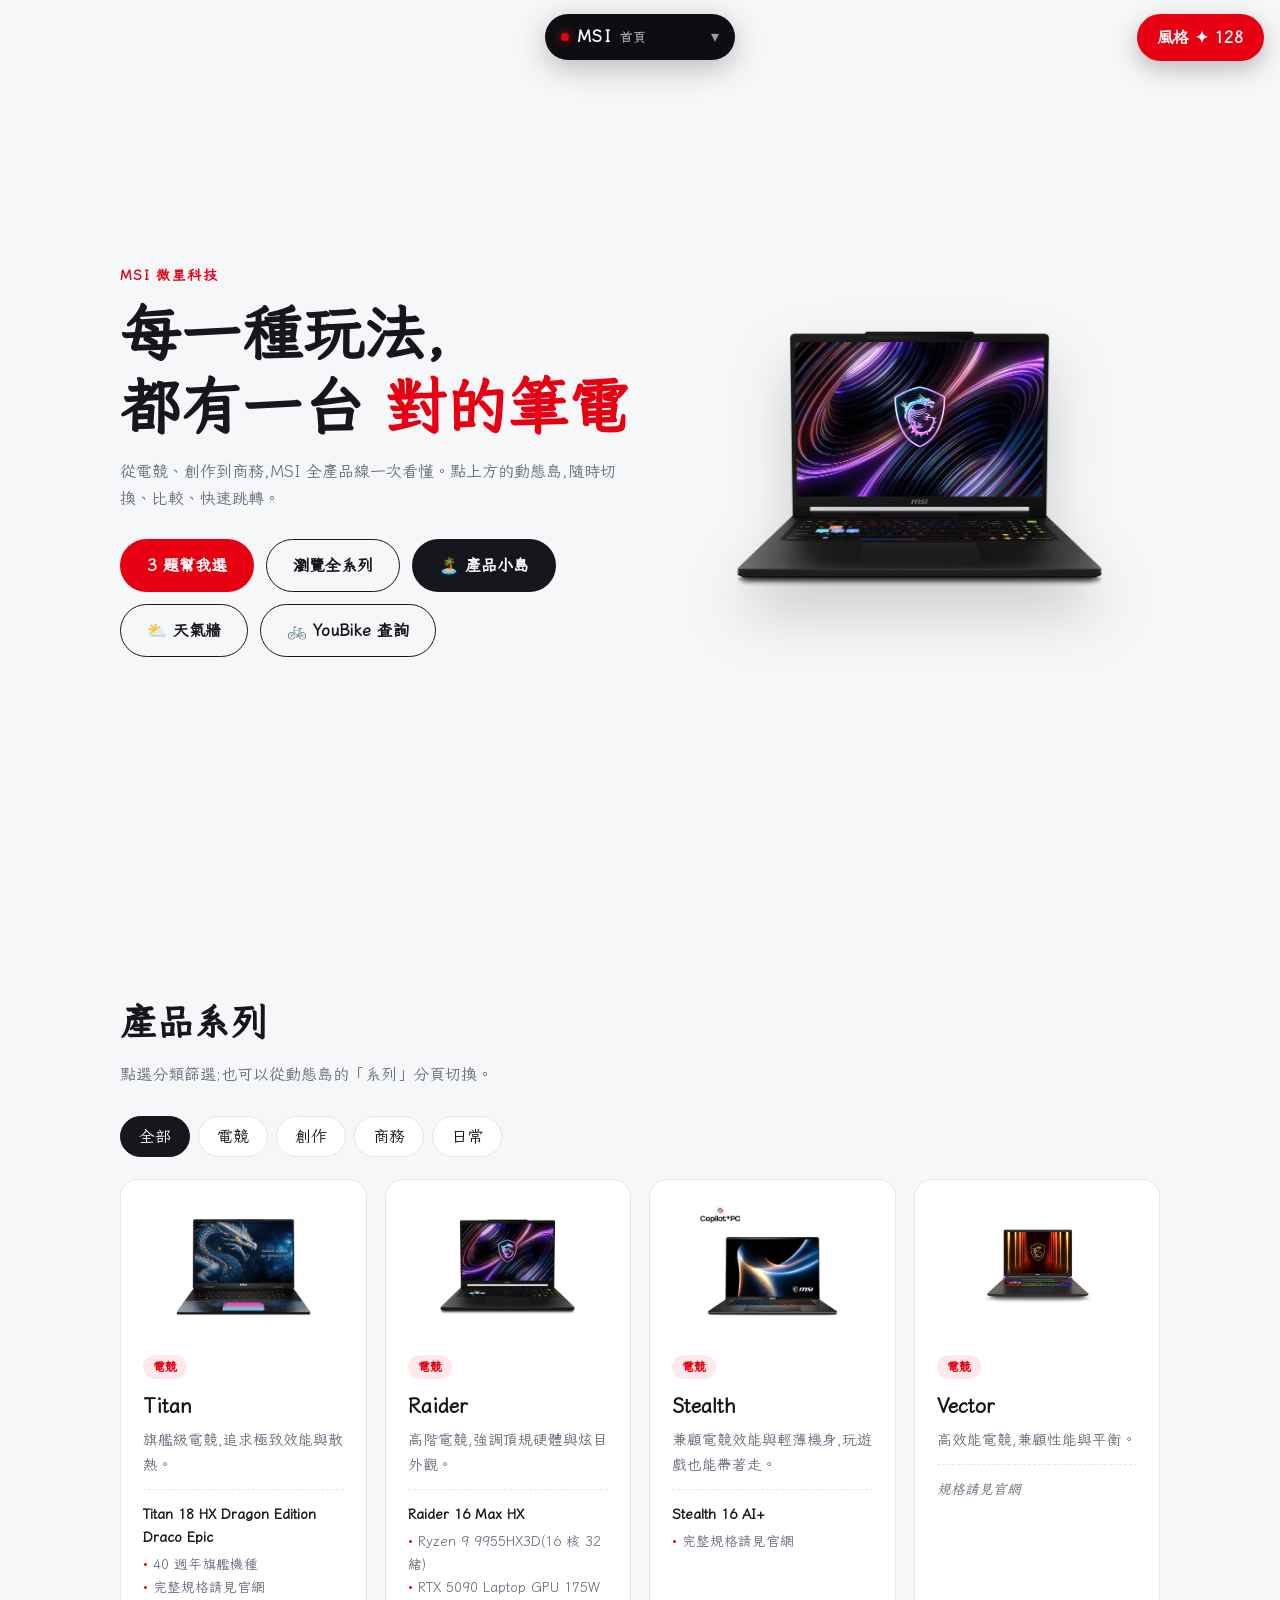
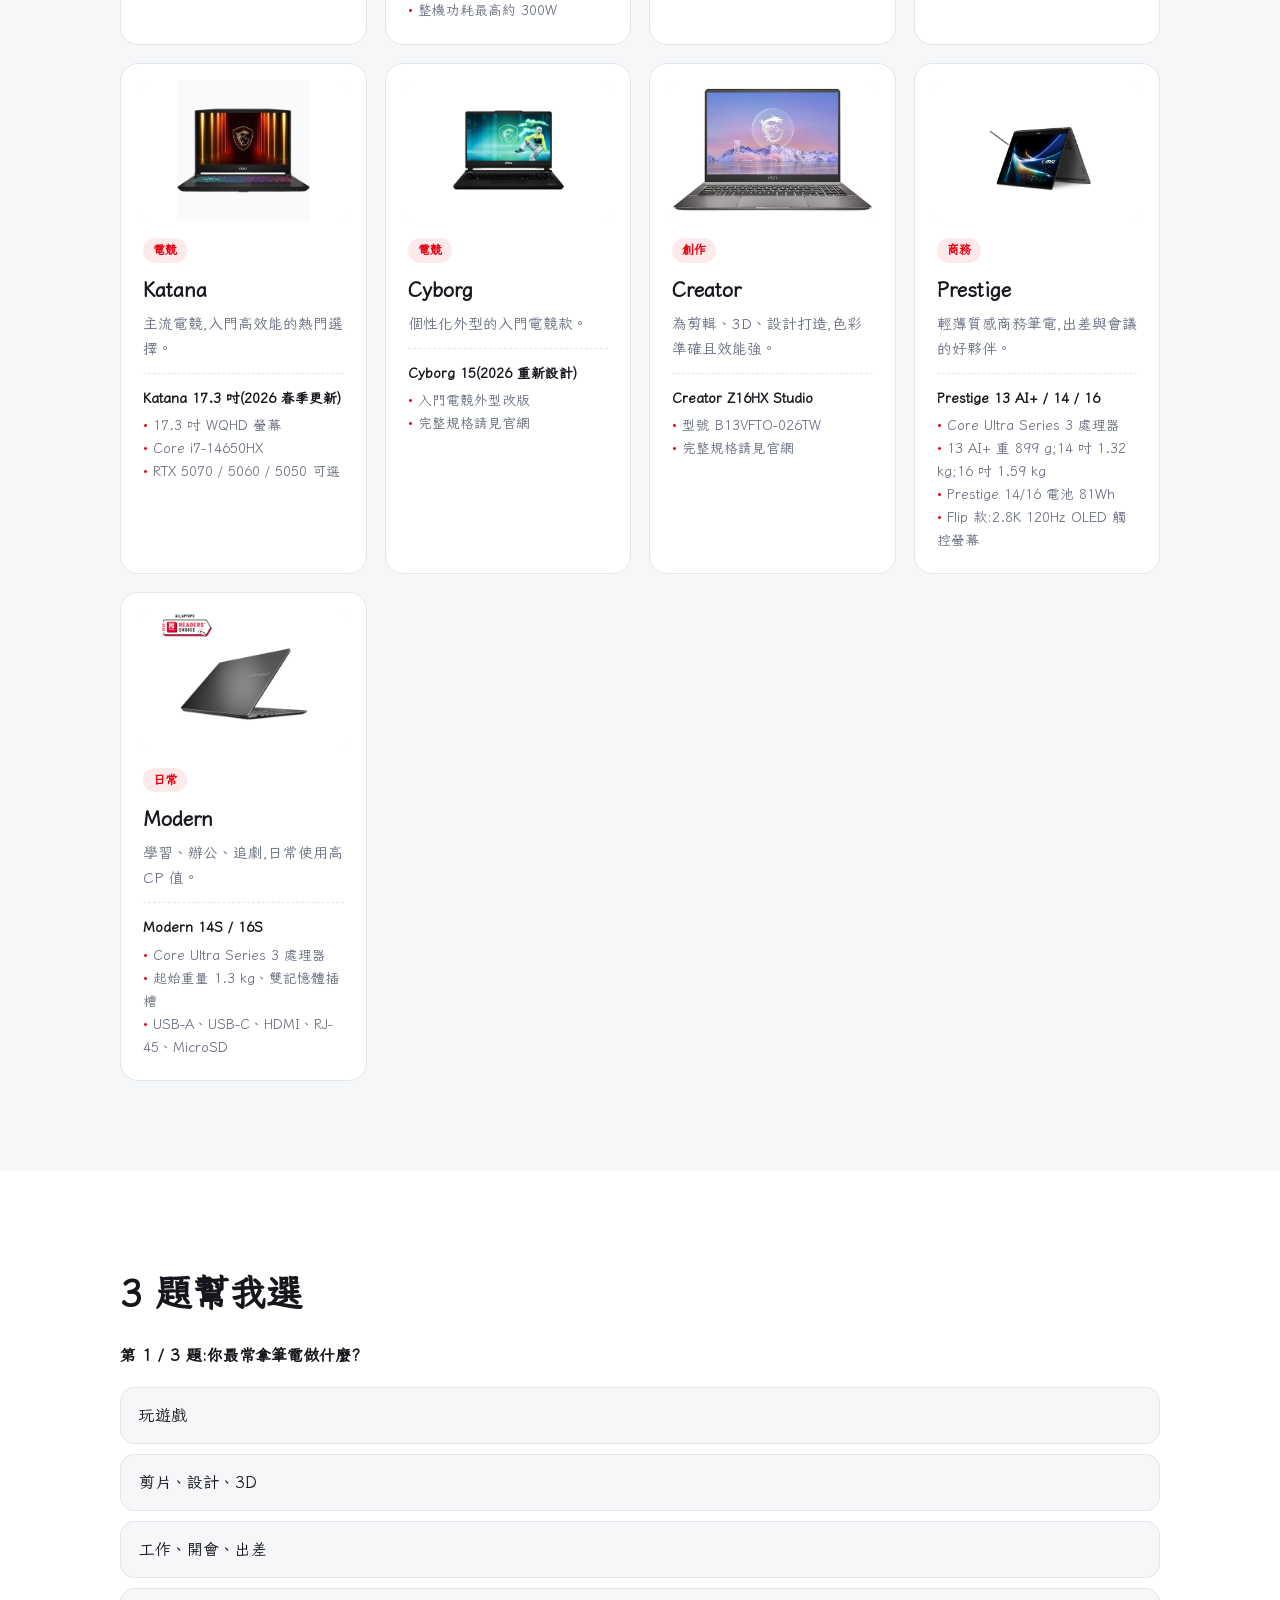
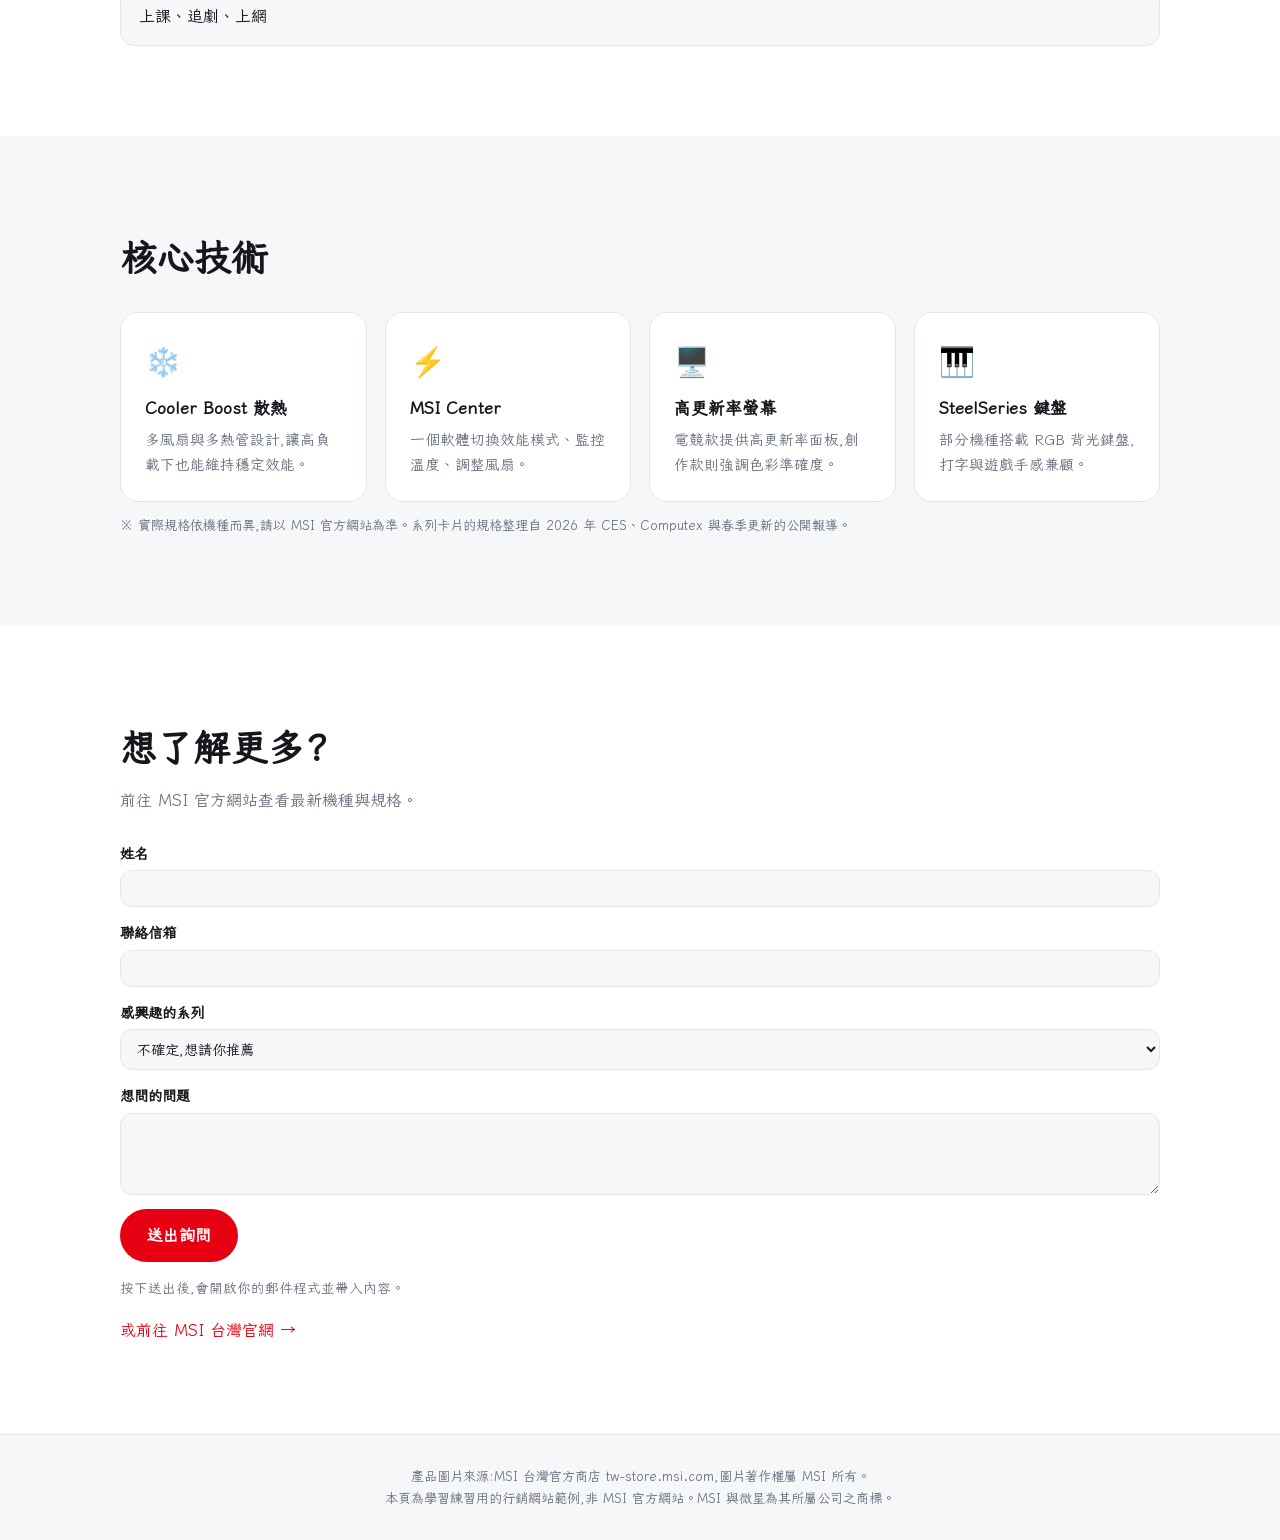
<file: index.html>
<!DOCTYPE html>
<html lang="zh-Hant">
<head>
  <meta charset="UTF-8">
  <meta name="viewport" content="width=device-width, initial-scale=1">
  <title>MSI 微星筆電 行銷動態島</title>
  <meta name="description" content="MSI 微星筆電全產品線導覽:電競、創作者、商務、日常,一個動態島帶你找到適合的筆電。">
  <link rel="preconnect" href="https://fonts.googleapis.com">
  <link rel="preconnect" href="https://fonts.gstatic.com" crossorigin>
  <link rel="stylesheet" href="https://fonts.googleapis.com/css2?family=Iansui&family=Klee+One:wght@400;600&display=swap">
  <link rel="stylesheet" href="css/style.css">
</head>
<body>

  <!-- ============ 動態島 ============ -->
  <div class="island-wrap">
    <div class="island" id="island" data-mode="idle" role="navigation" aria-label="動態島導覽">

      <!-- 收合狀態 -->
      <button class="island-idle" id="islandIdle" aria-label="展開選單">
        <span class="dot"></span>
        <span class="idle-brand">MSI</span>
        <span class="idle-section" id="idleSection">首頁</span>
        <span class="idle-chevron">▾</span>
      </button>

      <!-- 展開:選單 / 系列 / 比較 / 通知 -->
      <div class="island-panel" id="islandPanel">
        <div class="tabs" role="tablist">
          <button class="tab is-active" data-tab="nav" role="tab">導覽</button>
          <button class="tab" data-tab="series" role="tab">系列</button>
          <button class="tab" data-tab="compare" role="tab">比較</button>
          <button class="tab-close" id="islandClose" aria-label="收合">✕</button>
        </div>

        <div class="pane is-active" data-pane="nav">
          <a href="#home" class="nav-link">首頁</a>
          <a href="#series" class="nav-link">產品系列</a>
          <a href="#finder" class="nav-link">幫我選</a>
          <a href="#features" class="nav-link">核心技術</a>
          <a href="#contact" class="nav-link">聯絡</a>
          <a href="island/" class="nav-link">產品小島</a>
          <a href="weather/" class="nav-link">天氣牆</a>
          <a href="youbike/" class="nav-link">YouBike 查詢</a>
        </div>

        <div class="pane" data-pane="series">
          <div class="chips" id="islandChips"></div>
          <p class="mini-desc" id="islandSeriesDesc"></p>
          <a href="#series" class="mini-go" id="islandSeriesGo">看這個系列 →</a>
        </div>

        <div class="pane" data-pane="compare">
          <div class="cmp-pick">
            <select id="cmpA" aria-label="系列 A"></select>
            <span>vs</span>
            <select id="cmpB" aria-label="系列 B"></select>
          </div>
          <div id="cmpBars" class="cmp-bars"></div>
        </div>
      </div>

      <!-- 通知 -->
      <div class="island-notice" id="islandNotice">
        <span class="notice-icon">🔔</span>
        <span class="notice-text" id="noticeText"></span>
      </div>
    </div>
  </div>

  <!-- ============ 首頁 Hero ============ -->
  <header class="hero section" id="home" data-name="首頁">
    <div class="hero-text">
      <p class="eyebrow">MSI 微星科技</p>
      <h1>每一種玩法,<br>都有一台 <em>對的筆電</em></h1>
      <p class="lead">從電競、創作到商務,MSI 全產品線一次看懂。點上方的動態島,隨時切換、比較、快速跳轉。</p>
      <div class="hero-actions">
        <a class="btn btn-primary" href="#finder">3 題幫我選</a>
        <a class="btn btn-ghost" href="#series">瀏覽全系列</a>
        <a class="btn btn-island" href="island/">🏝️ 產品小島</a>
        <a class="btn btn-ghost" href="weather/">⛅ 天氣牆</a>
        <a class="btn btn-ghost" href="youbike/">🚲 YouBike 查詢</a>
      </div>
    </div>
    <div class="hero-visual">
      <!-- 純 SVG 筆電。之後可換成 images/hero-laptop.png -->
      <svg viewBox="0 0 400 260" class="laptop-svg" role="img" aria-label="筆電示意圖">
        <defs>
          <linearGradient id="scr" x1="0" y1="0" x2="1" y2="1">
            <stop offset="0" stop-color="#1a1d24"/><stop offset="1" stop-color="#e60012"/>
          </linearGradient>
        </defs>
        <rect x="60" y="20" width="280" height="175" rx="12" fill="#2b2f38"/>
        <rect x="70" y="30" width="260" height="155" rx="6" fill="url(#scr)"/>
        <path d="M150 140 L200 70 L250 140 L225 140 L200 105 L175 140Z" fill="#fff" opacity=".9"/>
        <path d="M20 205 H380 L360 228 Q358 232 352 232 H48 Q42 232 40 228Z" fill="#c9ced6"/>
        <rect x="165" y="205" width="70" height="6" rx="3" fill="#9aa1ad"/>
      </svg>
      <!-- 放入 images/hero-laptop.png 就會自動取代上面的 SVG -->
      <img src="images/hero-laptop.png" alt="MSI 筆電" class="hero-photo" onload="this.previousElementSibling.style.display='none'; this.style.display='block'" onerror="this.remove()">
    </div>
  </header>

  <main>
    <!-- ============ 產品系列 ============ -->
    <section class="section" id="series" data-name="產品系列">
      <h2>產品系列</h2>
      <p class="section-sub">點選分類篩選;也可以從動態島的「系列」分頁切換。</p>
      <div class="filter" id="filter"></div>
      <div class="cards" id="cards"></div>
    </section>

    <!-- ============ 幫我選 ============ -->
    <section class="section alt" id="finder" data-name="幫我選">
      <h2>3 題幫我選</h2>
      <div class="quiz" id="quiz"></div>
    </section>

    <!-- ============ 核心技術 ============ -->
    <section class="section" id="features" data-name="核心技術">
      <h2>核心技術</h2>
      <div class="features">
        <article class="feature">
          <div class="f-icon">❄️</div>
          <h3>Cooler Boost 散熱</h3>
          <p>多風扇與多熱管設計,讓高負載下也能維持穩定效能。</p>
        </article>
        <article class="feature">
          <div class="f-icon">⚡</div>
          <h3>MSI Center</h3>
          <p>一個軟體切換效能模式、監控溫度、調整風扇。</p>
        </article>
        <article class="feature">
          <div class="f-icon">🖥️</div>
          <h3>高更新率螢幕</h3>
          <p>電競款提供高更新率面板,創作款則強調色彩準確度。</p>
        </article>
        <article class="feature">
          <div class="f-icon">🎹</div>
          <h3>SteelSeries 鍵盤</h3>
          <p>部分機種搭載 RGB 背光鍵盤,打字與遊戲手感兼顧。</p>
        </article>
      </div>
      <p class="note">※ 實際規格依機種而異,請以 MSI 官方網站為準。系列卡片的規格整理自 2026 年 CES、Computex 與春季更新的公開報導。</p>
    </section>

    <!-- ============ 聯絡 ============ -->
    <section class="section alt" id="contact" data-name="聯絡">
      <h2>想了解更多?</h2>
      <p class="section-sub">前往 MSI 官方網站查看最新機種與規格。</p>
      <form class="contact-form" id="contactForm">
        <label>姓名<input name="name" required autocomplete="name"></label>
        <label>聯絡信箱<input name="email" type="email" required autocomplete="email"></label>
        <label>感興趣的系列<select name="topic" id="topic"></select></label>
        <label>想問的問題<textarea name="message" rows="4" required></textarea></label>
        <button class="btn btn-primary" type="submit">送出詢問</button>
        <p class="form-hint" id="formHint">按下送出後,會開啟你的郵件程式並帶入內容。</p>
      </form>
      <p class="official-link"><a href="https://tw.msi.com/" target="_blank" rel="noopener">或前往 MSI 台灣官網 →</a></p>
    </section>
  </main>

  <footer class="footer">
    <p>產品圖片來源:MSI 台灣官方商店 tw-store.msi.com,圖片著作權屬 MSI 所有。</p>
    <p>本頁為學習練習用的行銷網站範例,非 MSI 官方網站。MSI 與微星為其所屬公司之商標。</p>
  </footer>

  <script src="js/main.js"></script>
  <script type="module" src="js/styles.js"></script>
</body>
</html>
</file>
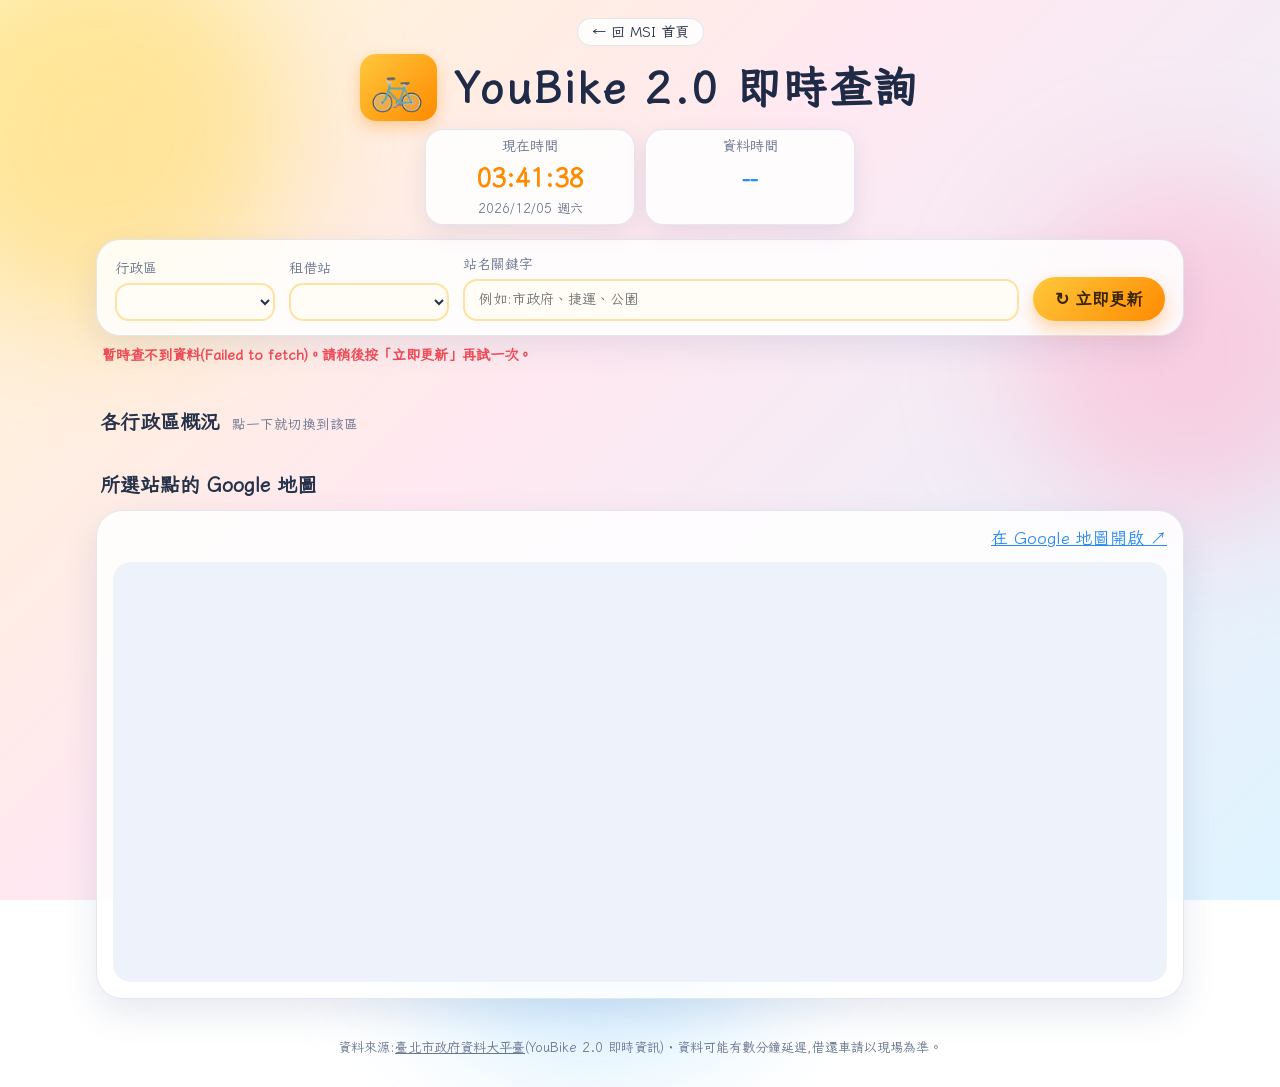
<file: youbike/index.html>
<!DOCTYPE html>
<html lang="zh-Hant">
<head>
  <meta charset="UTF-8">
  <meta name="viewport" content="width=device-width, initial-scale=1">
  <title>YouBike 2.0 即時查詢</title>
  <meta name="description" content="隨時查詢台北市各 YouBike 2.0 租借站剩幾台車、還有幾個空位。">
  <link rel="preconnect" href="https://fonts.googleapis.com">
  <link rel="preconnect" href="https://fonts.gstatic.com" crossorigin>
  <link rel="stylesheet" href="https://fonts.googleapis.com/css2?family=Iansui&family=Klee+One:wght@400;600&display=swap">
  <link rel="stylesheet" href="css/youbike.css">
</head>
<body>
  <div class="blobs" aria-hidden="true"><i></i><i></i><i></i></div>

  <header class="top">
    <a class="back" href="../">← 回 MSI 首頁</a>
    <h1><span class="logo">🚲</span> YouBike 2.0 即時查詢</h1>
    <div class="times" role="group" aria-label="時間">
      <div class="time-card"><small>現在時間</small><b id="now">--:--:--</b><span id="today"></span></div>
      <div class="time-card data"><small>資料時間</small><b id="dataTime">--</b><span id="ago"></span></div>
    </div>
  </header>

  <main>
    <section class="picker" aria-label="選擇租借站">
      <label>行政區
        <select id="area"></select>
      </label>
      <label>租借站
        <select id="station"></select>
      </label>
      <label class="grow">站名關鍵字
        <input id="kw" type="search" placeholder="例如:市政府、捷運、公園" autocomplete="off">
      </label>
      <button id="refresh" class="refresh" type="button"><span class="spin">↻</span> 立即更新</button>
    </section>
    <p id="status" class="status" role="status">載入中…</p>

    <section id="detail" class="detail" aria-live="polite"></section>

    <section class="summary" id="summary" aria-label="全市概況"></section>

    <h2 class="sec">各行政區概況<small>點一下就切換到該區</small></h2>
    <section class="areas" id="areas"></section>

    <h2 class="sec">所選站點的 Google 地圖</h2>
    <section class="mapbox">
      <div class="map-head"><b id="mapTitle"></b><a id="mapLink" href="#" target="_blank" rel="noopener">在 Google 地圖開啟 ↗</a></div>
      <iframe id="map" title="YouBike 租借站 Google 地圖" loading="lazy" referrerpolicy="no-referrer-when-downgrade" allowfullscreen></iframe>
    </section>
  </main>

  <footer class="foot">資料來源:<a href="https://data.taipei/" target="_blank" rel="noopener">臺北市政府資料大平臺</a>(YouBike 2.0 即時資訊)・資料可能有數分鐘延遲,借還車請以現場為準。</footer>

  <script type="module" src="js/youbike.js?v=1"></script>
  <noscript>此頁需要 JavaScript 才能查詢 YouBike。</noscript>
</body>
</html>
</file>
<file: css/style.css>
:root {
  --bg: #f6f7f9;
  --bg-alt: #ffffff;
  --text: #15171c;
  --muted: #6a7080;
  --red: #e60012;
  --red-soft: #fde8ea;
  --line: #e3e6ec;
  --island-bg: #0d0e11;
  --island-text: #ffffff;
  --on-red: #ffffff;
  --radius: 18px;
  --ease: cubic-bezier(.32, .72, 0, 1);
}

* { box-sizing: border-box; margin: 0; padding: 0; }
html { scroll-behavior: smooth; scroll-padding-top: 90px; }
body {
  font-family: "Iansui", "Klee One", "Ma Shan Zheng", "Kaiti TC", "DFKai-SB", "標楷體", cursive, sans-serif;
  background: var(--bg);
  color: var(--text);
  line-height: 1.7;
}
a { color: inherit; text-decoration: none; }
button, select { font: inherit; color: inherit; }

/* ---------- 動態島 ---------- */
.island-wrap {
  position: fixed; top: 14px; left: 0; right: 0;
  display: flex; justify-content: center;
  z-index: 100; pointer-events: none;
}
.island {
  pointer-events: auto;
  background: var(--island-bg);
  color: var(--island-text);
  border-radius: 28px;
  width: 190px; height: 46px;
  overflow: hidden;
  box-shadow: 0 8px 30px rgba(0, 0, 0, .25);
  transition: width .5s var(--ease), height .5s var(--ease), border-radius .5s var(--ease);
  position: relative;
}
.island[data-mode="open"]   { width: min(440px, calc(100vw - 24px)); height: 250px; border-radius: 30px; }
.island[data-mode="notice"] { width: min(360px, calc(100vw - 24px)); height: 54px; }

.island-idle {
  position: absolute; inset: 0;
  display: flex; align-items: center; gap: 8px;
  padding: 0 16px; background: none; border: 0; cursor: pointer;
  transition: opacity .25s;
}
.island-idle .dot { width: 8px; height: 8px; border-radius: 50%; background: var(--red); box-shadow: 0 0 8px var(--red); }
.idle-brand { font-weight: 800; letter-spacing: .08em; }
.idle-section { flex: 1; text-align: left; font-size: .85rem; opacity: .7; white-space: nowrap; overflow: hidden; text-overflow: ellipsis; }
.idle-chevron { opacity: .6; }
.island:not([data-mode="idle"]) .island-idle { opacity: 0; pointer-events: none; }

.island-panel {
  position: absolute; inset: 0; padding: 14px 16px;
  opacity: 0; pointer-events: none;
  transition: opacity .25s;
}
.island[data-mode="open"] .island-panel { opacity: 1; pointer-events: auto; transition-delay: .15s; }

.tabs { display: flex; gap: 6px; margin-bottom: 12px; align-items: center; }
.tab {
  background: rgba(255,255,255,.08); border: 0; border-radius: 999px;
  padding: 5px 14px; cursor: pointer; font-size: .85rem;
}
.tab.is-active { background: var(--red); }
.tab-close { margin-left: auto; background: none; border: 0; cursor: pointer; opacity: .6; font-size: 1rem; }
.tab-close:hover { opacity: 1; }

.pane { display: none; }
.pane.is-active { display: block; animation: fadeUp .35s var(--ease); }
@keyframes fadeUp { from { opacity: 0; transform: translateY(6px); } to { opacity: 1; transform: none; } }

.pane[data-pane="nav"].is-active { display: grid; grid-template-columns: 1fr 1fr; gap: 8px; }
.nav-link {
  background: rgba(255,255,255,.07); border-radius: 14px;
  padding: 12px 14px; transition: background .2s;
}
.nav-link:hover { background: var(--red); }

.chips { display: flex; flex-wrap: wrap; gap: 6px; margin-bottom: 10px; }
.chip {
  background: rgba(255,255,255,.08); border: 0; border-radius: 999px;
  padding: 4px 12px; cursor: pointer; font-size: .82rem;
}
.chip.is-active { background: #fff; color: #000; }
.mini-desc { font-size: .88rem; opacity: .85; min-height: 3.4em; }
.mini-go { display: inline-block; margin-top: 6px; color: #ff6b76; font-size: .88rem; }

.cmp-pick { display: flex; align-items: center; gap: 8px; margin-bottom: 10px; }
.cmp-pick select {
  flex: 1; background: rgba(255,255,255,.1); border: 0; border-radius: 10px;
  padding: 6px 8px; color: #fff;
}
.cmp-pick option { color: #000; }
.cmp-row { display: grid; grid-template-columns: 44px 1fr; align-items: center; gap: 8px; font-size: .78rem; margin-bottom: 5px; }
.bar { position: relative; height: 6px; background: rgba(255,255,255,.1); border-radius: 3px; }
.bar i { position: absolute; left: 0; height: 3px; border-radius: 3px; transition: width .5s var(--ease); }
.bar i.a { top: 0; background: var(--red); }
.bar i.b { bottom: 0; background: #7cc4ff; }

.island-notice {
  position: absolute; inset: 0; display: flex; align-items: center; gap: 10px;
  padding: 0 18px; font-size: .88rem; opacity: 0; pointer-events: none; transition: opacity .3s;
}
.island[data-mode="notice"] .island-notice { opacity: 1; transition-delay: .15s; }
.island[data-mode="notice"] .island-idle { opacity: 0; }

/* ---------- 版面 ---------- */
.section { max-width: 1080px; margin: 0 auto; padding: 90px 20px; }
.section.alt { max-width: none; background: var(--bg-alt); }
.section.alt > * { max-width: 1040px; margin-left: auto; margin-right: auto; }
h2 { font-size: clamp(1.7rem, 4vw, 2.3rem); margin-bottom: 8px; }
.section-sub { color: var(--muted); margin-bottom: 28px; }

.hero {
  display: grid; grid-template-columns: 1.1fr 1fr; align-items: center; gap: 30px;
  min-height: 100vh; padding-top: 110px;
}
.eyebrow { color: var(--red); font-weight: 700; letter-spacing: .1em; font-size: .85rem; }
h1 { font-size: clamp(2.2rem, 6vw, 3.8rem); line-height: 1.2; margin: 10px 0 16px; }
h1 em { font-style: normal; color: var(--red); }
.lead { color: var(--muted); max-width: 32em; margin-bottom: 26px; }
.hero-actions { display: flex; gap: 12px; flex-wrap: wrap; }
.btn {
  display: inline-block; padding: 12px 26px; border-radius: 999px;
  font-weight: 600; border: 1.5px solid transparent; cursor: pointer;
  transition: transform .2s, box-shadow .2s;
}
.btn:hover { transform: translateY(-2px); box-shadow: 0 8px 20px rgba(0,0,0,.12); }
.btn-primary { background: var(--red); color: var(--on-red); }
.btn-ghost { border-color: var(--text); }
.btn-island { background: var(--text); color: var(--bg-alt); }
.laptop-svg { width: 100%; filter: drop-shadow(0 30px 30px rgba(0,0,0,.18)); animation: float 5s ease-in-out infinite; }
@keyframes float { 50% { transform: translateY(-10px); } }

/* ---------- 系列卡片 ---------- */
.filter { display: flex; gap: 8px; flex-wrap: wrap; margin-bottom: 22px; }
.filter button {
  background: var(--bg-alt); border: 1px solid var(--line); border-radius: 999px;
  padding: 6px 18px; cursor: pointer; transition: all .2s;
}
.filter button.is-active { background: var(--text); color: var(--bg-alt); border-color: var(--text); }
.cards { display: grid; grid-template-columns: repeat(auto-fill, minmax(240px, 1fr)); gap: 18px; }
.card {
  background: var(--bg-alt); border: 1px solid var(--line); border-radius: var(--radius);
  padding: 22px; transition: transform .25s, box-shadow .25s, border-color .25s;
}
.card:hover { transform: translateY(-4px); box-shadow: 0 14px 30px rgba(0,0,0,.08); }
.card.is-focus { border-color: var(--red); box-shadow: 0 0 0 3px var(--red-soft); }
.card .tag { display: inline-block; background: var(--red-soft); color: var(--red); font-size: .75rem; padding: 2px 10px; border-radius: 999px; font-weight: 600; }
.card h3 { margin: 10px 0 4px; font-size: 1.25rem; }
.card p { color: var(--muted); font-size: .92rem; }
.card.hide { display: none; }

.hero-photo { display: none; width: 100%; height: auto; filter: drop-shadow(0 30px 30px rgba(0,0,0,.18)); }
.thumb { position: relative; aspect-ratio: 3 / 2; margin: -6px -6px 14px; background: var(--bg); border-radius: 12px; overflow: hidden; display: grid; place-items: center; }
.thumb svg { width: 60%; }
.thumb img { position: absolute; inset: 0; width: 100%; height: 100%; object-fit: contain; background: #fff; }
.specs { margin-top: 12px; padding-top: 12px; border-top: 1px dashed var(--line); font-size: .85rem; }
.specs strong { display: block; margin-bottom: 4px; }
.specs ul { list-style: none; color: var(--muted); }
.specs li::before { content: "• "; color: var(--red); }
.card .spec-none { font-size: .85rem; font-style: italic; }

/* ---------- 聯絡表單 ---------- */
.contact-form { display: grid; gap: 14px; max-width: 520px; margin-top: 10px; }
.contact-form label { display: grid; gap: 4px; font-weight: 600; font-size: .9rem; }
.contact-form input, .contact-form select, .contact-form textarea {
  font-weight: 400; padding: 10px 12px; border: 1.5px solid var(--line);
  border-radius: 12px; background: var(--bg); width: 100%;
}
.contact-form input:focus, .contact-form select:focus, .contact-form textarea:focus {
  outline: none; border-color: var(--red); background: var(--bg-alt);
}
.contact-form .btn { justify-self: start; }
.form-hint { color: var(--muted); font-size: .85rem; }
.official-link { margin-top: 18px; color: var(--red); }

/* ---------- 幫我選 ---------- */
.quiz { max-width: 640px; }
.q-step { margin: 18px 0; font-weight: 600; }
.q-opts { display: grid; gap: 10px; }
.q-opt {
  text-align: left; background: var(--bg); border: 1.5px solid var(--line);
  border-radius: 14px; padding: 14px 18px; cursor: pointer; transition: all .2s;
}
.q-opt:hover { border-color: var(--red); background: var(--red-soft); }
.q-result { background: var(--red-soft); border-radius: var(--radius); padding: 24px; }
.q-result h3 { color: var(--red); font-size: 1.5rem; }
.q-result button { margin-top: 14px; }

/* ---------- 特色 ---------- */
.features { display: grid; grid-template-columns: repeat(auto-fit, minmax(220px, 1fr)); gap: 18px; margin: 24px 0 12px; }
.feature { background: var(--bg-alt); border: 1px solid var(--line); border-radius: var(--radius); padding: 24px; }
.f-icon { font-size: 1.8rem; }
.feature h3 { margin: 8px 0 4px; font-size: 1.05rem; }
.feature p { color: var(--muted); font-size: .92rem; }
.note { color: var(--muted); font-size: .82rem; }

.footer { text-align: center; padding: 30px 20px; color: var(--muted); font-size: .82rem; border-top: 1px solid var(--line); }

/* 捲動淡入 */
.reveal { opacity: 0; transform: translateY(24px); transition: opacity .7s, transform .7s var(--ease); }
.reveal.in { opacity: 1; transform: none; }

@media (max-width: 760px) {
  .hero { grid-template-columns: 1fr; min-height: auto; padding-bottom: 50px; }
  .island[data-mode="open"] { height: 290px; }
}
@media (prefers-reduced-motion: reduce) {
  * { animation: none !important; transition-duration: .01ms !important; scroll-behavior: auto !important; }
  .reveal { opacity: 1; transform: none; }
}

/* ---------- 風格選擇(128 種) ---------- */
.style-fab { position: fixed; right: 16px; top: 14px; z-index: 90; background: var(--red); color: var(--on-red); border: 0; border-radius: 999px; padding: 10px 20px; font: inherit; font-weight: 600; cursor: pointer; box-shadow: 0 8px 24px rgba(0,0,0,.25); }
.style-overlay { position: fixed; inset: 0; z-index: 120; background: rgba(10,14,20,.45); display: grid; place-items: center; padding: 14px; }
.style-overlay[hidden] { display: none; }
.style-sheet { background: var(--bg-alt); color: var(--text); border: 2px solid var(--line); border-radius: 22px; width: min(900px, 100%); max-height: calc(100vh - 28px); display: flex; flex-direction: column; }
.style-sheet > header { display: flex; justify-content: space-between; align-items: center; padding: 12px 20px; border-bottom: 2px dashed var(--line); }
.style-sheet h2 { font-size: 1.5rem; color: var(--red); margin: 0; }
.style-sheet > header button { background: none; border: 2px solid var(--line); border-radius: 50%; width: 38px; height: 38px; color: var(--text); cursor: pointer; }
.style-body { padding: 16px 20px 20px; overflow: auto; }
.style-body .muted { color: var(--muted); font-size: .9rem; }
.s-seg { display: inline-flex; border: 2px solid var(--line); border-radius: 999px; overflow: hidden; margin: 8px 0 10px; }
.s-seg button { background: none; border: 0; padding: 4px 18px; font: inherit; color: var(--text); cursor: pointer; }
.s-seg button[aria-pressed="true"] { background: var(--red); color: var(--on-red); }
.s-fams { display: flex; flex-wrap: wrap; gap: 6px; margin-bottom: 8px; }
.s-fams button { background: none; border: 2px solid var(--line); border-radius: 999px; padding: 0 12px; font: inherit; color: var(--text); cursor: pointer; }
.s-fams button[aria-pressed="true"] { border-color: var(--red); color: var(--red); font-weight: 600; }
.s-tiles { display: grid; grid-template-columns: repeat(auto-fill, minmax(112px, 1fr)); gap: 8px; margin: 10px 0 14px; max-height: 36vh; overflow: auto; padding: 4px; }
.s-tile { background: none; border: 2px solid var(--line); border-radius: 14px; padding: 6px; display: grid; gap: 4px; text-align: center; font: inherit; color: var(--text); cursor: pointer; }
.s-tile[aria-pressed="true"] { border-color: var(--red); box-shadow: 0 0 0 3px var(--red-soft); }
.s-tile .sw { display: block; height: 38px; border-radius: 10px; }
.s-tile .nm { font-size: .82rem; }
.s-custom { display: flex; flex-wrap: wrap; gap: 10px 16px; align-items: center; margin-bottom: 14px; }
.s-custom input[type=color] { width: 44px; height: 30px; border: 2px solid var(--line); border-radius: 8px; padding: 0; background: none; vertical-align: middle; }
.s-custom button, .s-actions button { background: none; border: 2px solid var(--line); border-radius: 999px; padding: 2px 16px; font: inherit; color: var(--text); cursor: pointer; }
.s-actions { display: flex; justify-content: flex-end; gap: 10px; }
.s-actions .primary { background: var(--red); color: var(--on-red); border-color: var(--red); }

@media (max-width: 560px) { .style-fab { padding: 8px 14px; } .style-fab .lbl { display: none; } }
</file>
<file: youbike/css/youbike.css>
:root {
  --ink: #26324a; --muted: #6a7690; --card: rgba(255, 255, 255, .86); --line: rgba(60, 90, 140, .14);
  --orange: #ff8a00; --yellow: #ffc83d; --green: #1fb36b; --blue: #2a8bf2; --red: #ec4a55; --pink: #ff7aa8;
  --font: "Iansui", "Klee One", "Ma Shan Zheng", "Kaiti TC", "DFKai-SB", "標楷體", cursive, sans-serif;
}
* { box-sizing: border-box; margin: 0; padding: 0; }
body { font-family: var(--font); color: var(--ink); line-height: 1.55; font-size: 17px; min-height: 100vh;
  background: linear-gradient(135deg, #fff6cf 0%, #ffe8f1 42%, #dff4ff 100%) fixed; }
a { color: inherit; }
button, select, input { font: inherit; color: inherit; }
:focus-visible { outline: 3px solid var(--orange); outline-offset: 2px; }

.blobs i { position: fixed; z-index: -1; border-radius: 50%; filter: blur(60px); opacity: .55; }
.blobs i:nth-child(1) { width: 380px; height: 380px; left: -90px; top: -60px; background: #ffd966; }
.blobs i:nth-child(2) { width: 340px; height: 340px; right: -80px; top: 180px; background: #ffb3cf; }
.blobs i:nth-child(3) { width: 420px; height: 420px; left: 30%; bottom: -160px; background: #a8dcff; }

.top { max-width: 1120px; margin: 0 auto; padding: 18px 16px 6px; display: grid; gap: 8px; justify-items: center; text-align: center; }
.back { text-decoration: none; font-size: .9rem; padding: 2px 14px; border-radius: 999px; background: var(--card); border: 1px solid var(--line); }
h1 { font-size: clamp(1.8rem, 5vw, 2.7rem); letter-spacing: .06em; color: #1f2b46; }
.logo { display: inline-block; background: linear-gradient(135deg, var(--yellow), var(--orange)); border-radius: 16px; padding: 0 10px; box-shadow: 0 6px 16px rgba(255, 138, 0, .35); }
.times { display: flex; flex-wrap: wrap; gap: 10px; justify-content: center; }
.time-card { background: var(--card); border: 1px solid var(--line); border-radius: 18px; padding: 6px 18px; display: grid; justify-items: center; min-width: 210px; box-shadow: 0 8px 22px rgba(80, 100, 150, .12); }
.time-card small { color: var(--muted); }
.time-card b { font-size: 1.6rem; font-variant-numeric: tabular-nums; color: var(--orange); }
.time-card.data b { color: var(--blue); font-size: 1.35rem; }
.time-card span { font-size: .82rem; color: var(--muted); min-height: 1.2em; }

main { max-width: 1120px; margin: 0 auto; padding: 8px 16px 30px; }
.picker { display: flex; flex-wrap: wrap; gap: 10px 14px; align-items: end; background: var(--card); border: 1px solid var(--line); border-radius: 24px; padding: 14px 18px; box-shadow: 0 12px 30px rgba(80, 100, 150, .12); }
.picker label { display: grid; gap: 3px; font-size: .88rem; color: var(--muted); min-width: 160px; }
.picker label.grow { flex: 1 1 200px; }
.picker select, .picker input { padding: 8px 14px; border-radius: 14px; border: 2px solid #ffe1a1; background: #fffdf6; color: var(--ink); width: 100%; }
.picker select:focus, .picker input:focus { border-color: var(--orange); outline: none; }
.refresh { border: 0; border-radius: 999px; padding: 9px 22px; background: linear-gradient(135deg, var(--yellow), var(--orange)); color: #3a2400; font-weight: 700; cursor: pointer; box-shadow: 0 8px 18px rgba(255, 138, 0, .35); transition: transform .15s; }
.refresh:hover { transform: translateY(-2px); }
.refresh:disabled { opacity: .65; cursor: progress; transform: none; }
.refresh.busy .spin { display: inline-block; animation: turn .8s linear infinite; }
@keyframes turn { to { transform: rotate(360deg); } }
.status { margin: 8px 6px; font-size: .9rem; color: var(--muted); }
.status.err { color: var(--red); font-weight: 600; }

.detail { margin: 6px 0 18px; }
.station { background: var(--card); border: 1px solid var(--line); border-radius: 28px; padding: 20px 22px; box-shadow: 0 16px 40px rgba(80, 100, 150, .16); display: grid; gap: 14px; }
.st-head { display: flex; flex-wrap: wrap; justify-content: space-between; gap: 6px 14px; align-items: baseline; }
.st-name { font-size: clamp(1.4rem, 3.6vw, 2rem); font-weight: 700; }
.st-area { font-size: .9rem; background: #fff1c4; border-radius: 999px; padding: 0 12px; margin-left: 8px; vertical-align: middle; }
.st-addr { color: var(--muted); }
.badge { font-size: .85rem; padding: 2px 12px; border-radius: 999px; font-weight: 700; }
.badge.ok { background: #d9f6e7; color: #0e7a47; } .badge.off { background: #ffe0e2; color: #b3202c; }
.nums { display: grid; grid-template-columns: repeat(3, minmax(0, 1fr)); gap: 12px; }
.num { border-radius: 22px; padding: 12px 16px; display: grid; justify-items: center; gap: 0; }
.num b { font-size: clamp(2.6rem, 8vw, 4.4rem); line-height: 1.05; font-variant-numeric: tabular-nums; }
.num small { color: var(--muted); font-size: .95rem; }
.num .diff { font-size: .85rem; min-height: 1.2em; font-weight: 700; }
.num.rent { background: linear-gradient(160deg, #e3f9ee, #c9f2dc); } .num.rent b { color: var(--green); }
.num.ret { background: linear-gradient(160deg, #e6f2ff, #cfe5ff); } .num.ret b { color: var(--blue); }
.num.tot { background: linear-gradient(160deg, #fff4d4, #ffe7a8); } .num.tot b { color: var(--orange); }
.num.low b { color: var(--red); }
.docks { display: flex; height: 26px; border-radius: 999px; overflow: hidden; background: #eef1f7; box-shadow: inset 0 1px 4px rgba(0, 0, 0, .08); }
.docks i { display: block; height: 100%; transition: width .6s; }
.docks .b { background: linear-gradient(90deg, #2fd187, var(--green)); } .docks .r { background: linear-gradient(90deg, #6fb6ff, var(--blue)); } .docks .x { background: #cfd6e4; }
.legend { display: flex; flex-wrap: wrap; gap: 4px 16px; font-size: .85rem; color: var(--muted); }
.legend i { display: inline-block; width: 11px; height: 11px; border-radius: 50%; margin-right: 5px; vertical-align: -1px; }
.st-meta { display: flex; flex-wrap: wrap; gap: 4px 20px; font-size: .88rem; color: var(--muted); }
.nearby h3 { font-size: 1.05rem; margin: 4px 0 8px; }
.nearby ul { list-style: none; display: grid; grid-template-columns: repeat(auto-fill, minmax(230px, 1fr)); gap: 8px; }
.nearby li button { width: 100%; text-align: left; background: #fffdf6; border: 1px solid #ffe1a1; border-radius: 16px; padding: 7px 12px; cursor: pointer; display: grid; grid-template-columns: 1fr auto; gap: 0 8px; transition: transform .15s, box-shadow .15s; }
.nearby li button:hover { transform: translateY(-2px); box-shadow: 0 8px 16px rgba(255, 138, 0, .18); }
.nearby small { color: var(--muted); grid-column: 1 / -1; }
.nearby .n { font-weight: 700; color: var(--green); } .nearby .n.zero { color: var(--red); }

.sec { font-size: 1.25rem; margin: 22px 4px 10px; display: flex; align-items: baseline; gap: 12px; flex-wrap: wrap; }
.sec small { font-size: .85rem; color: var(--muted); font-weight: 400; }
.summary { display: grid; grid-template-columns: repeat(auto-fit, minmax(190px, 1fr)); gap: 12px; margin-top: 6px; }
.sum { background: var(--card); border: 1px solid var(--line); border-radius: 22px; padding: 12px 16px; box-shadow: 0 10px 26px rgba(80, 100, 150, .1); display: grid; }
.sum small { color: var(--muted); } .sum b { font-size: 2rem; font-variant-numeric: tabular-nums; }
.areas { display: grid; grid-template-columns: repeat(auto-fill, minmax(200px, 1fr)); gap: 12px; }
.area { text-align: left; background: var(--card); border: 2px solid transparent; border-radius: 22px; padding: 12px 16px; cursor: pointer; display: grid; gap: 4px; box-shadow: 0 8px 22px rgba(80, 100, 150, .1); transition: transform .2s, border-color .2s; }
.area:hover { transform: translateY(-3px); }
.area[aria-pressed="true"] { border-color: var(--orange); background: #fff9e6; }
.area b { font-size: 1.15rem; }
.area .bar { height: 10px; border-radius: 999px; background: #e4ebf7; overflow: hidden; display: flex; }
.area .bar i { background: linear-gradient(90deg, #2fd187, var(--green)); }
.area small { color: var(--muted); font-size: .84rem; }

.mapbox { background: var(--card); border: 1px solid var(--line); border-radius: 26px; padding: 14px 16px 16px; box-shadow: 0 14px 34px rgba(80, 100, 150, .14); }
.map-head { display: flex; justify-content: space-between; flex-wrap: wrap; gap: 6px; margin-bottom: 10px; }
.map-head a { color: var(--blue); }
.mapbox iframe { display: block; width: 100%; height: 420px; border: 0; border-radius: 18px; background: #eef3fb; }
.foot { text-align: center; padding: 8px 16px 30px; font-size: .82rem; color: var(--muted); }

.embed .back { display: none; }
@media (max-width: 640px) {
  .nums { grid-template-columns: 1fr; }
  .num { grid-template-columns: auto 1fr; align-items: center; gap: 0 14px; justify-items: start; }
  .num .diff { grid-column: 2; } .num small { grid-column: 2; }
  .mapbox iframe { height: 320px; }
}
@media (prefers-reduced-motion: reduce) { .refresh.busy .spin { animation: none; } * { transition-duration: .01ms !important; } }
</file>
